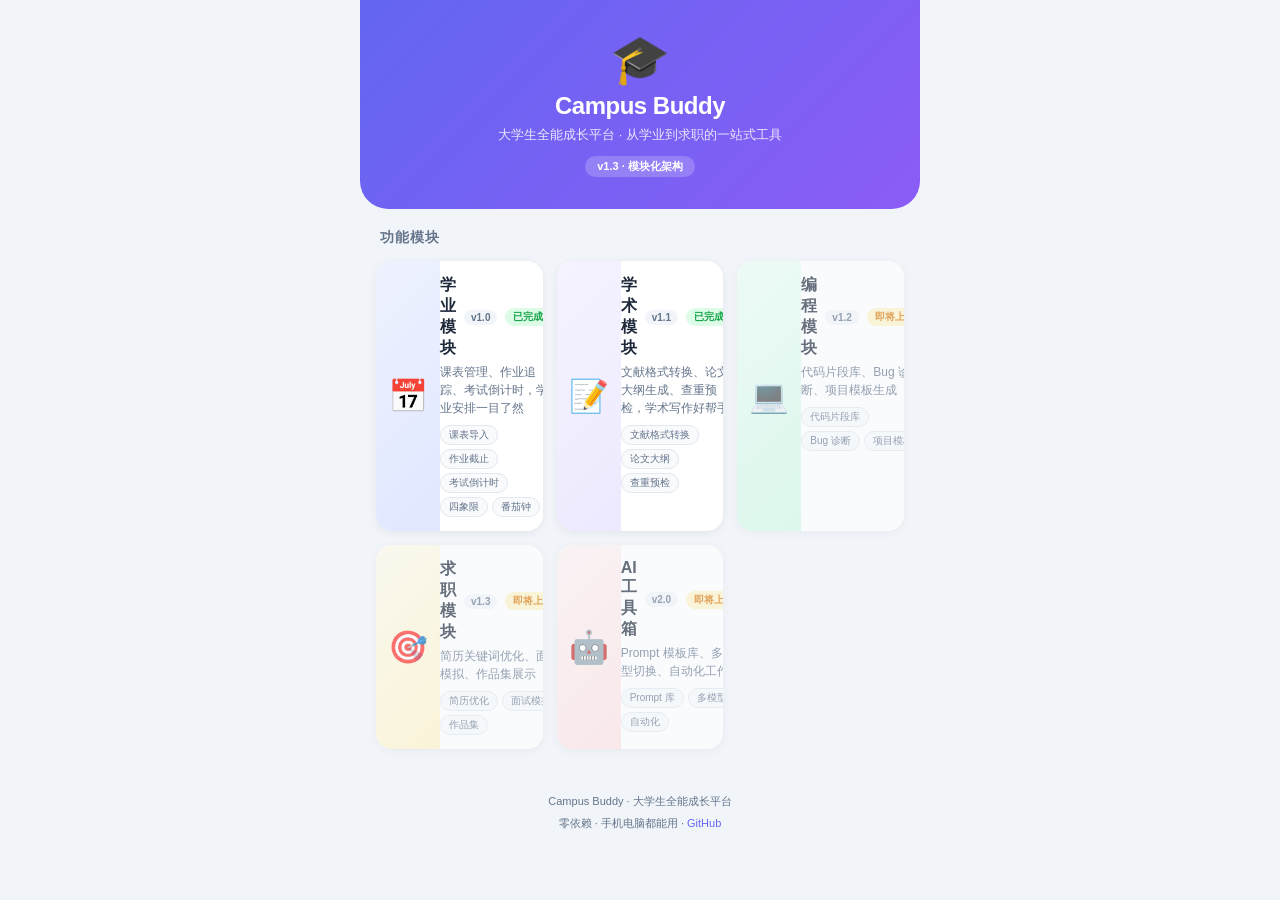
<file: web/index.html>
<!DOCTYPE html>
<html lang="zh-CN">
<head>
<meta charset="UTF-8">
<meta name="viewport" content="width=device-width, initial-scale=1.0">
<meta name="apple-mobile-web-app-capable" content="yes">
<meta name="theme-color" content="#6366f1">
<title>Campus Buddy - 大学生全能成长平台</title>
<style>
*{margin:0;padding:0;box-sizing:border-box;-webkit-tap-highlight-color:transparent}
:root{--bg:#f1f5f9;--card:#fff;--text:#1e293b;--sub:#64748b;--border:#e2e8f0;--radius:16px;--shadow:0 2px 8px rgba(0,0,0,.06)}
body{font-family:-apple-system,BlinkMacSystemFont,"Segoe UI","PingFang SC","Microsoft YaHei",sans-serif;background:var(--bg);color:var(--text);-webkit-font-smoothing:antialiased;max-width:560px;margin:0 auto;min-height:100vh}
/* 顶部 Hero */
.hero{background:linear-gradient(135deg,#6366f1 0%,#8b5cf6 100%);color:#fff;padding:36px 20px 32px;text-align:center;border-radius:0 0 28px 28px}
.hero .logo{font-size:48px;line-height:1;margin-bottom:8px}
.hero h1{font-size:24px;font-weight:800;letter-spacing:-.5px}
.hero .tagline{font-size:13px;opacity:.85;margin-top:6px;font-weight:500}
.hero .ver{display:inline-block;margin-top:12px;background:rgba(255,255,255,.2);padding:3px 12px;border-radius:20px;font-size:11px;font-weight:600}
/* 模块卡片 */
.modules{padding:20px 16px}
.section-title{font-size:14px;font-weight:700;color:var(--sub);text-transform:uppercase;letter-spacing:1px;margin-bottom:14px;padding:0 4px}
.mod-card{background:var(--card);border-radius:var(--radius);box-shadow:var(--shadow);margin-bottom:14px;overflow:hidden;cursor:pointer;transition:transform .15s,box-shadow .15s;display:flex;align-items:stretch}
.mod-card:active{transform:scale(.98)}
.mod-card.disabled{cursor:default;opacity:.65}
.mod-card.disabled:active{transform:none}
.mod-icon{width:64px;display:flex;align-items:center;justify-content:center;font-size:32px;flex-shrink:0}
.mod-body{flex:1;padding:14px 14px 14px 0}
.mod-body .name{font-size:16px;font-weight:700;display:flex;align-items:center;gap:8px}
.mod-body .name .v{font-size:10px;background:#f1f5f9;color:var(--sub);padding:2px 7px;border-radius:10px;font-weight:600}
.mod-body .desc{font-size:12px;color:var(--sub);margin-top:4px;line-height:1.5}
.mod-body .features{display:flex;flex-wrap:wrap;gap:4px;margin-top:8px}
.mod-body .features span{font-size:10px;background:#f8fafc;border:1px solid var(--border);padding:2px 8px;border-radius:10px;color:var(--sub)}
.mod-arrow{display:flex;align-items:center;padding-right:16px;color:var(--sub);font-size:18px}
.mod-card.disabled .mod-arrow{display:none}
.status-tag{font-size:10px;padding:2px 8px;border-radius:10px;font-weight:600;white-space:nowrap}
.status-done{background:#dcfce7;color:#16a34a}
.status-soon{background:#fef3c7;color:#d97706}
/* 底部 */
.footer{text-align:center;padding:24px 16px 32px;color:var(--sub);font-size:11px;line-height:1.6}
.footer a{color:#6366f1;text-decoration:none}
/* 主题色条 */
.mod-icon.c1{background:linear-gradient(135deg,#eef2ff,#e0e7ff)}
.mod-icon.c2{background:linear-gradient(135deg,#f5f3ff,#ede9fe)}
.mod-icon.c3{background:linear-gradient(135deg,#ecfdf5,#d1fae5)}
.mod-icon.c4{background:linear-gradient(135deg,#fffbeb,#fef3c7)}
.mod-icon.c5{background:linear-gradient(135deg,#fef2f2,#fee2e2)}
/* PC端 */
@media(min-width:900px){.modules{max-width:800px;margin:0 auto}.mod-grid{display:grid;grid-template-columns:1fr 1fr;gap:14px}.mod-card{margin-bottom:0}}
@media(min-width:1200px){.mod-grid{grid-template-columns:1fr 1fr 1fr}}
</style>
</head>
<body>

<div class="hero">
  <div class="logo">🎓</div>
  <h1>Campus Buddy</h1>
  <div class="tagline">大学生全能成长平台 · 从学业到求职的一站式工具</div>
  <div class="ver">v1.3 · 模块化架构</div>
</div>

<div class="modules">
  <div class="section-title">功能模块</div>
  <div class="mod-grid">

    <!-- 学业模块 -->
    <div class="mod-card" onclick="location.href='/m/academic'">
      <div class="mod-icon c1">📅</div>
      <div class="mod-body">
        <div class="name">学业模块 <span class="v">v1.0</span> <span class="status-tag status-done">已完成</span></div>
        <div class="desc">课表管理、作业追踪、考试倒计时，学业安排一目了然</div>
        <div class="features"><span>课表导入</span><span>作业截止</span><span>考试倒计时</span><span>四象限</span><span>番茄钟</span></div>
      </div>
      <div class="mod-arrow">›</div>
    </div>

    <!-- 学术模块 -->
    <div class="mod-card" onclick="location.href='/m/scholar'">
      <div class="mod-icon c2">📝</div>
      <div class="mod-body">
        <div class="name">学术模块 <span class="v">v1.1</span> <span class="status-tag status-done">已完成</span></div>
        <div class="desc">文献格式转换、论文大纲生成、查重预检，学术写作好帮手</div>
        <div class="features"><span>文献格式转换</span><span>论文大纲</span><span>查重预检</span></div>
      </div>
      <div class="mod-arrow">›</div>
    </div>

    <!-- 编程模块 -->
    <div class="mod-card disabled">
      <div class="mod-icon c3">💻</div>
      <div class="mod-body">
        <div class="name">编程模块 <span class="v">v1.2</span> <span class="status-tag status-soon">即将上线</span></div>
        <div class="desc">代码片段库、Bug 诊断、项目模板生成</div>
        <div class="features"><span>代码片段库</span><span>Bug 诊断</span><span>项目模板</span></div>
      </div>
    </div>

    <!-- 求职模块 -->
    <div class="mod-card disabled">
      <div class="mod-icon c4">🎯</div>
      <div class="mod-body">
        <div class="name">求职模块 <span class="v">v1.3</span> <span class="status-tag status-soon">即将上线</span></div>
        <div class="desc">简历关键词优化、面试模拟、作品集展示</div>
        <div class="features"><span>简历优化</span><span>面试模拟</span><span>作品集</span></div>
      </div>
    </div>

    <!-- AI 工具箱 -->
    <div class="mod-card disabled">
      <div class="mod-icon c5">🤖</div>
      <div class="mod-body">
        <div class="name">AI 工具箱 <span class="v">v2.0</span> <span class="status-tag status-soon">即将上线</span></div>
        <div class="desc">Prompt 模板库、多模型切换、自动化工作流</div>
        <div class="features"><span>Prompt 库</span><span>多模型</span><span>自动化</span></div>
      </div>
    </div>

  </div>
</div>

<div class="footer">
  <div>Campus Buddy · 大学生全能成长平台</div>
  <div style="margin-top:4px">零依赖 · 手机电脑都能用 · <a href="https://github.com/yyu520920-wq/student-assistant">GitHub</a></div>
</div>

</body>
</html>
</file>
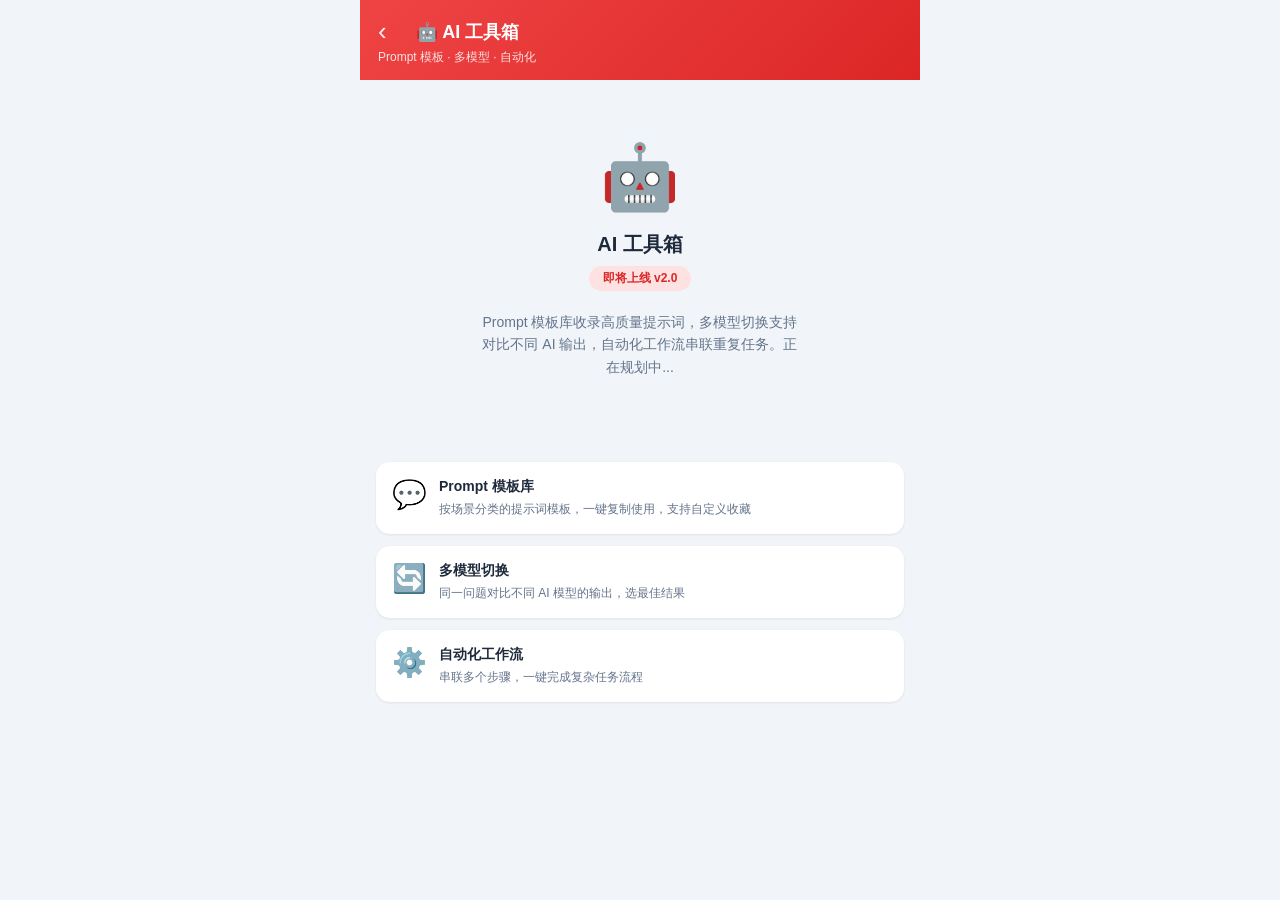
<file: web/ai.html>
<!DOCTYPE html>
<html lang="zh-CN">
<head>
<meta charset="UTF-8">
<meta name="viewport" content="width=device-width, initial-scale=1.0">
<meta name="theme-color" content="#ef4444">
<title>AI 工具箱 - Campus Buddy</title>
<style>
*{margin:0;padding:0;box-sizing:border-box}
:root{--pri:#ef4444;--pri-d:#dc2626;--bg:#f1f5f9;--card:#fff;--text:#1e293b;--sub:#64748b;--border:#e2e8f0;--radius:14px;--shadow:0 1px 3px rgba(0,0,0,.08)}
body{font-family:-apple-system,BlinkMacSystemFont,"Segoe UI","PingFang SC","Microsoft YaHei",sans-serif;background:var(--bg);color:var(--text);max-width:560px;margin:0 auto;min-height:100vh}
.topbar{background:linear-gradient(135deg,var(--pri),var(--pri-d));color:#fff;padding:16px 18px 14px;position:sticky;top:0;z-index:50}
.topbar-row{display:flex;align-items:center;gap:10px}
.back-btn{color:#fff;font-size:26px;text-decoration:none;width:28px;flex-shrink:0;opacity:.9;font-weight:300}
.topbar h1{font-size:18px;font-weight:700}
.topbar .sub{font-size:12px;opacity:.85;margin-top:2px}
.coming{padding:60px 20px;text-align:center}
.coming .icon{font-size:64px;margin-bottom:16px}
.coming h2{font-size:20px;font-weight:700;margin-bottom:8px}
.coming .tag{display:inline-block;background:#fee2e2;color:#dc2626;padding:4px 14px;border-radius:20px;font-size:12px;font-weight:600;margin-bottom:20px}
.coming p{font-size:14px;color:var(--sub);line-height:1.6;max-width:320px;margin:0 auto 24px}
.features{display:grid;gap:12px;padding:0 16px 30px}
.feat-card{background:var(--card);border-radius:var(--radius);box-shadow:var(--shadow);padding:16px;display:flex;gap:12px;align-items:flex-start}
.feat-card .ic{font-size:28px;flex-shrink:0}
.feat-card .body .name{font-size:14px;font-weight:700}
.feat-card .body .desc{font-size:12px;color:var(--sub);margin-top:4px;line-height:1.5}
</style>
</head>
<body>
<div class="topbar">
  <div class="topbar-row"><a href="/" class="back-btn">‹</a><h1>🤖 AI 工具箱</h1></div>
  <div class="sub">Prompt 模板 · 多模型 · 自动化</div>
</div>
<div class="coming">
  <div class="icon">🤖</div>
  <h2>AI 工具箱</h2>
  <div class="tag">即将上线 v2.0</div>
  <p>Prompt 模板库收录高质量提示词，多模型切换支持对比不同 AI 输出，自动化工作流串联重复任务。正在规划中...</p>
</div>
<div class="features">
  <div class="feat-card"><div class="ic">💬</div><div class="body"><div class="name">Prompt 模板库</div><div class="desc">按场景分类的提示词模板，一键复制使用，支持自定义收藏</div></div></div>
  <div class="feat-card"><div class="ic">🔄</div><div class="body"><div class="name">多模型切换</div><div class="desc">同一问题对比不同 AI 模型的输出，选最佳结果</div></div></div>
  <div class="feat-card"><div class="ic">⚙️</div><div class="body"><div class="name">自动化工作流</div><div class="desc">串联多个步骤，一键完成复杂任务流程</div></div></div>
</div>
</body>
</html>
</file>
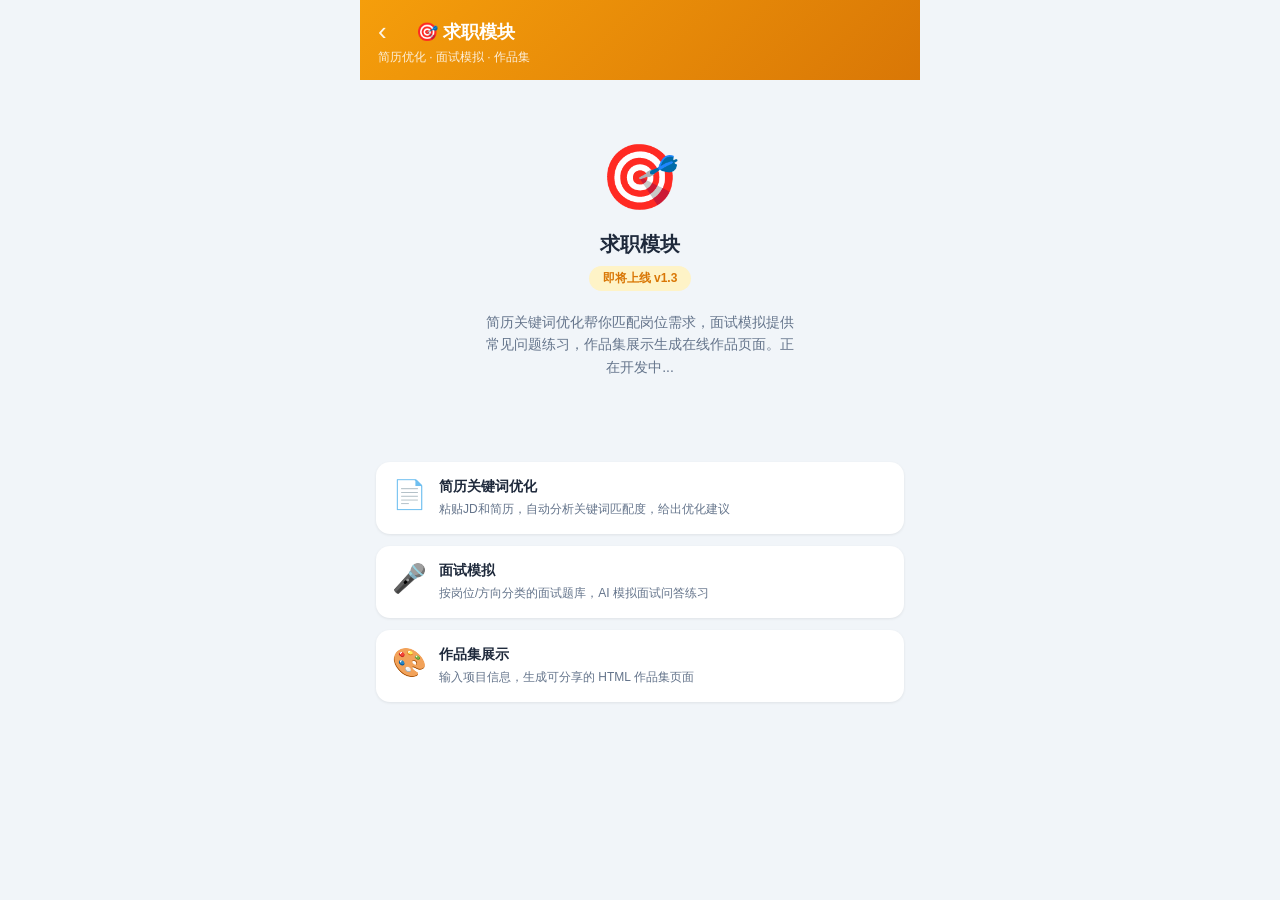
<file: web/career.html>
<!DOCTYPE html>
<html lang="zh-CN">
<head>
<meta charset="UTF-8">
<meta name="viewport" content="width=device-width, initial-scale=1.0">
<meta name="theme-color" content="#f59e0b">
<title>求职模块 - Campus Buddy</title>
<style>
*{margin:0;padding:0;box-sizing:border-box}
:root{--pri:#f59e0b;--pri-d:#d97706;--bg:#f1f5f9;--card:#fff;--text:#1e293b;--sub:#64748b;--border:#e2e8f0;--radius:14px;--shadow:0 1px 3px rgba(0,0,0,.08)}
body{font-family:-apple-system,BlinkMacSystemFont,"Segoe UI","PingFang SC","Microsoft YaHei",sans-serif;background:var(--bg);color:var(--text);max-width:560px;margin:0 auto;min-height:100vh}
.topbar{background:linear-gradient(135deg,var(--pri),var(--pri-d));color:#fff;padding:16px 18px 14px;position:sticky;top:0;z-index:50}
.topbar-row{display:flex;align-items:center;gap:10px}
.back-btn{color:#fff;font-size:26px;text-decoration:none;width:28px;flex-shrink:0;opacity:.9;font-weight:300}
.topbar h1{font-size:18px;font-weight:700}
.topbar .sub{font-size:12px;opacity:.85;margin-top:2px}
.coming{padding:60px 20px;text-align:center}
.coming .icon{font-size:64px;margin-bottom:16px}
.coming h2{font-size:20px;font-weight:700;margin-bottom:8px}
.coming .tag{display:inline-block;background:#fef3c7;color:#d97706;padding:4px 14px;border-radius:20px;font-size:12px;font-weight:600;margin-bottom:20px}
.coming p{font-size:14px;color:var(--sub);line-height:1.6;max-width:320px;margin:0 auto 24px}
.features{display:grid;gap:12px;padding:0 16px 30px}
.feat-card{background:var(--card);border-radius:var(--radius);box-shadow:var(--shadow);padding:16px;display:flex;gap:12px;align-items:flex-start}
.feat-card .ic{font-size:28px;flex-shrink:0}
.feat-card .body .name{font-size:14px;font-weight:700}
.feat-card .body .desc{font-size:12px;color:var(--sub);margin-top:4px;line-height:1.5}
</style>
</head>
<body>
<div class="topbar">
  <div class="topbar-row"><a href="/" class="back-btn">‹</a><h1>🎯 求职模块</h1></div>
  <div class="sub">简历优化 · 面试模拟 · 作品集</div>
</div>
<div class="coming">
  <div class="icon">🎯</div>
  <h2>求职模块</h2>
  <div class="tag">即将上线 v1.3</div>
  <p>简历关键词优化帮你匹配岗位需求，面试模拟提供常见问题练习，作品集展示生成在线作品页面。正在开发中...</p>
</div>
<div class="features">
  <div class="feat-card"><div class="ic">📄</div><div class="body"><div class="name">简历关键词优化</div><div class="desc">粘贴JD和简历，自动分析关键词匹配度，给出优化建议</div></div></div>
  <div class="feat-card"><div class="ic">🎤</div><div class="body"><div class="name">面试模拟</div><div class="desc">按岗位/方向分类的面试题库，AI 模拟面试问答练习</div></div></div>
  <div class="feat-card"><div class="ic">🎨</div><div class="body"><div class="name">作品集展示</div><div class="desc">输入项目信息，生成可分享的 HTML 作品集页面</div></div></div>
</div>
</body>
</html>
</file>
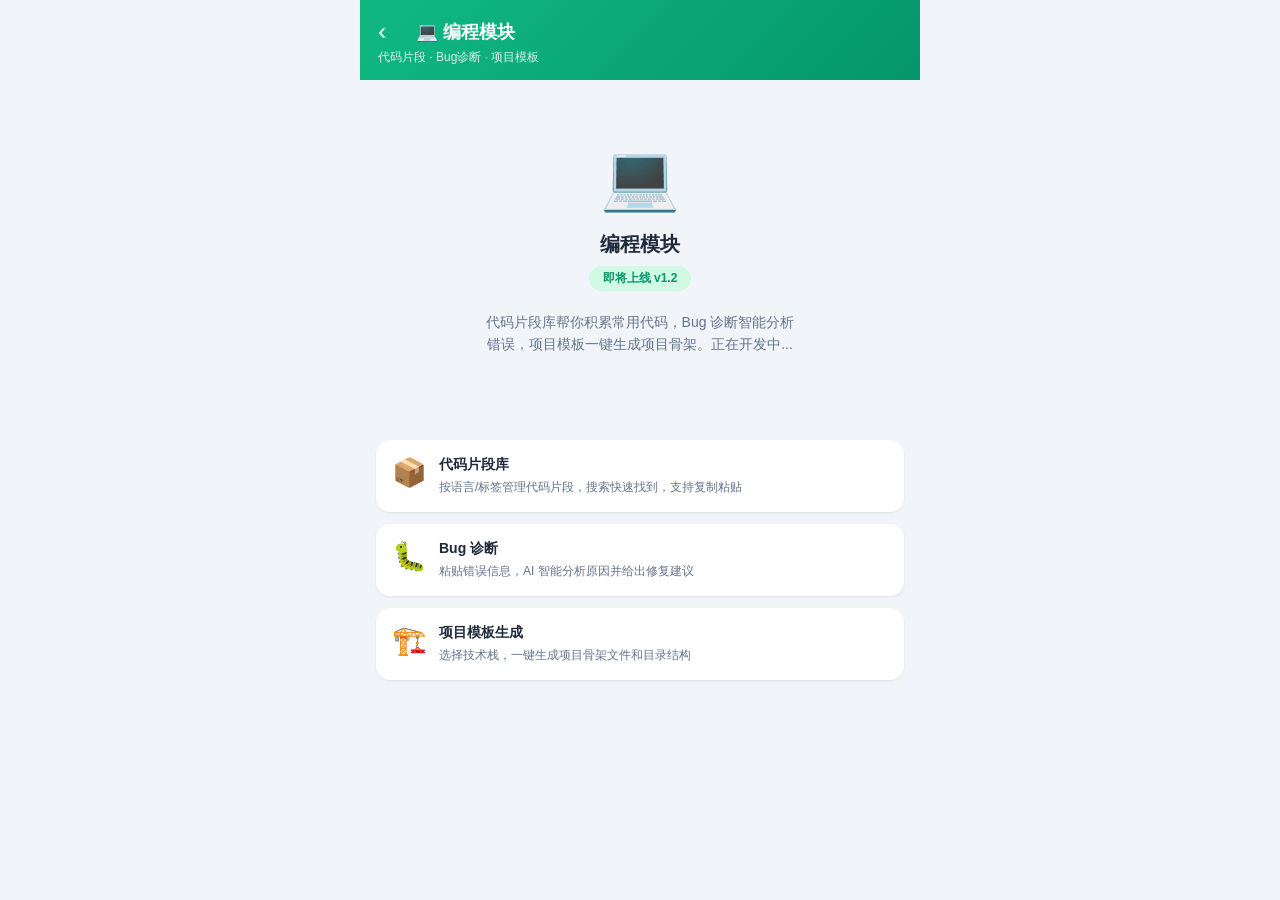
<file: web/coding.html>
<!DOCTYPE html>
<html lang="zh-CN">
<head>
<meta charset="UTF-8">
<meta name="viewport" content="width=device-width, initial-scale=1.0">
<meta name="theme-color" content="#10b981">
<title>编程模块 - Campus Buddy</title>
<style>
*{margin:0;padding:0;box-sizing:border-box}
:root{--pri:#10b981;--pri-d:#059669;--bg:#f1f5f9;--card:#fff;--text:#1e293b;--sub:#64748b;--border:#e2e8f0;--radius:14px;--shadow:0 1px 3px rgba(0,0,0,.08)}
body{font-family:-apple-system,BlinkMacSystemFont,"Segoe UI","PingFang SC","Microsoft YaHei",sans-serif;background:var(--bg);color:var(--text);max-width:560px;margin:0 auto;min-height:100vh}
.topbar{background:linear-gradient(135deg,var(--pri),var(--pri-d));color:#fff;padding:16px 18px 14px;position:sticky;top:0;z-index:50}
.topbar-row{display:flex;align-items:center;gap:10px}
.back-btn{color:#fff;font-size:26px;text-decoration:none;width:28px;flex-shrink:0;opacity:.9;font-weight:300}
.topbar h1{font-size:18px;font-weight:700}
.topbar .sub{font-size:12px;opacity:.85;margin-top:2px}
.coming{padding:60px 20px;text-align:center}
.coming .icon{font-size:64px;margin-bottom:16px}
.coming h2{font-size:20px;font-weight:700;margin-bottom:8px}
.coming .tag{display:inline-block;background:#d1fae5;color:#059669;padding:4px 14px;border-radius:20px;font-size:12px;font-weight:600;margin-bottom:20px}
.coming p{font-size:14px;color:var(--sub);line-height:1.6;max-width:320px;margin:0 auto 24px}
.features{display:grid;gap:12px;padding:0 16px 30px}
.feat-card{background:var(--card);border-radius:var(--radius);box-shadow:var(--shadow);padding:16px;display:flex;gap:12px;align-items:flex-start}
.feat-card .ic{font-size:28px;flex-shrink:0}
.feat-card .body .name{font-size:14px;font-weight:700}
.feat-card .body .desc{font-size:12px;color:var(--sub);margin-top:4px;line-height:1.5}
</style>
</head>
<body>
<div class="topbar">
  <div class="topbar-row"><a href="/" class="back-btn">‹</a><h1>💻 编程模块</h1></div>
  <div class="sub">代码片段 · Bug诊断 · 项目模板</div>
</div>
<div class="coming">
  <div class="icon">💻</div>
  <h2>编程模块</h2>
  <div class="tag">即将上线 v1.2</div>
  <p>代码片段库帮你积累常用代码，Bug 诊断智能分析错误，项目模板一键生成项目骨架。正在开发中...</p>
</div>
<div class="features">
  <div class="feat-card"><div class="ic">📦</div><div class="body"><div class="name">代码片段库</div><div class="desc">按语言/标签管理代码片段，搜索快速找到，支持复制粘贴</div></div></div>
  <div class="feat-card"><div class="ic">🐛</div><div class="body"><div class="name">Bug 诊断</div><div class="desc">粘贴错误信息，AI 智能分析原因并给出修复建议</div></div></div>
  <div class="feat-card"><div class="ic">🏗️</div><div class="body"><div class="name">项目模板生成</div><div class="desc">选择技术栈，一键生成项目骨架文件和目录结构</div></div></div>
</div>
</body>
</html>
</file>
